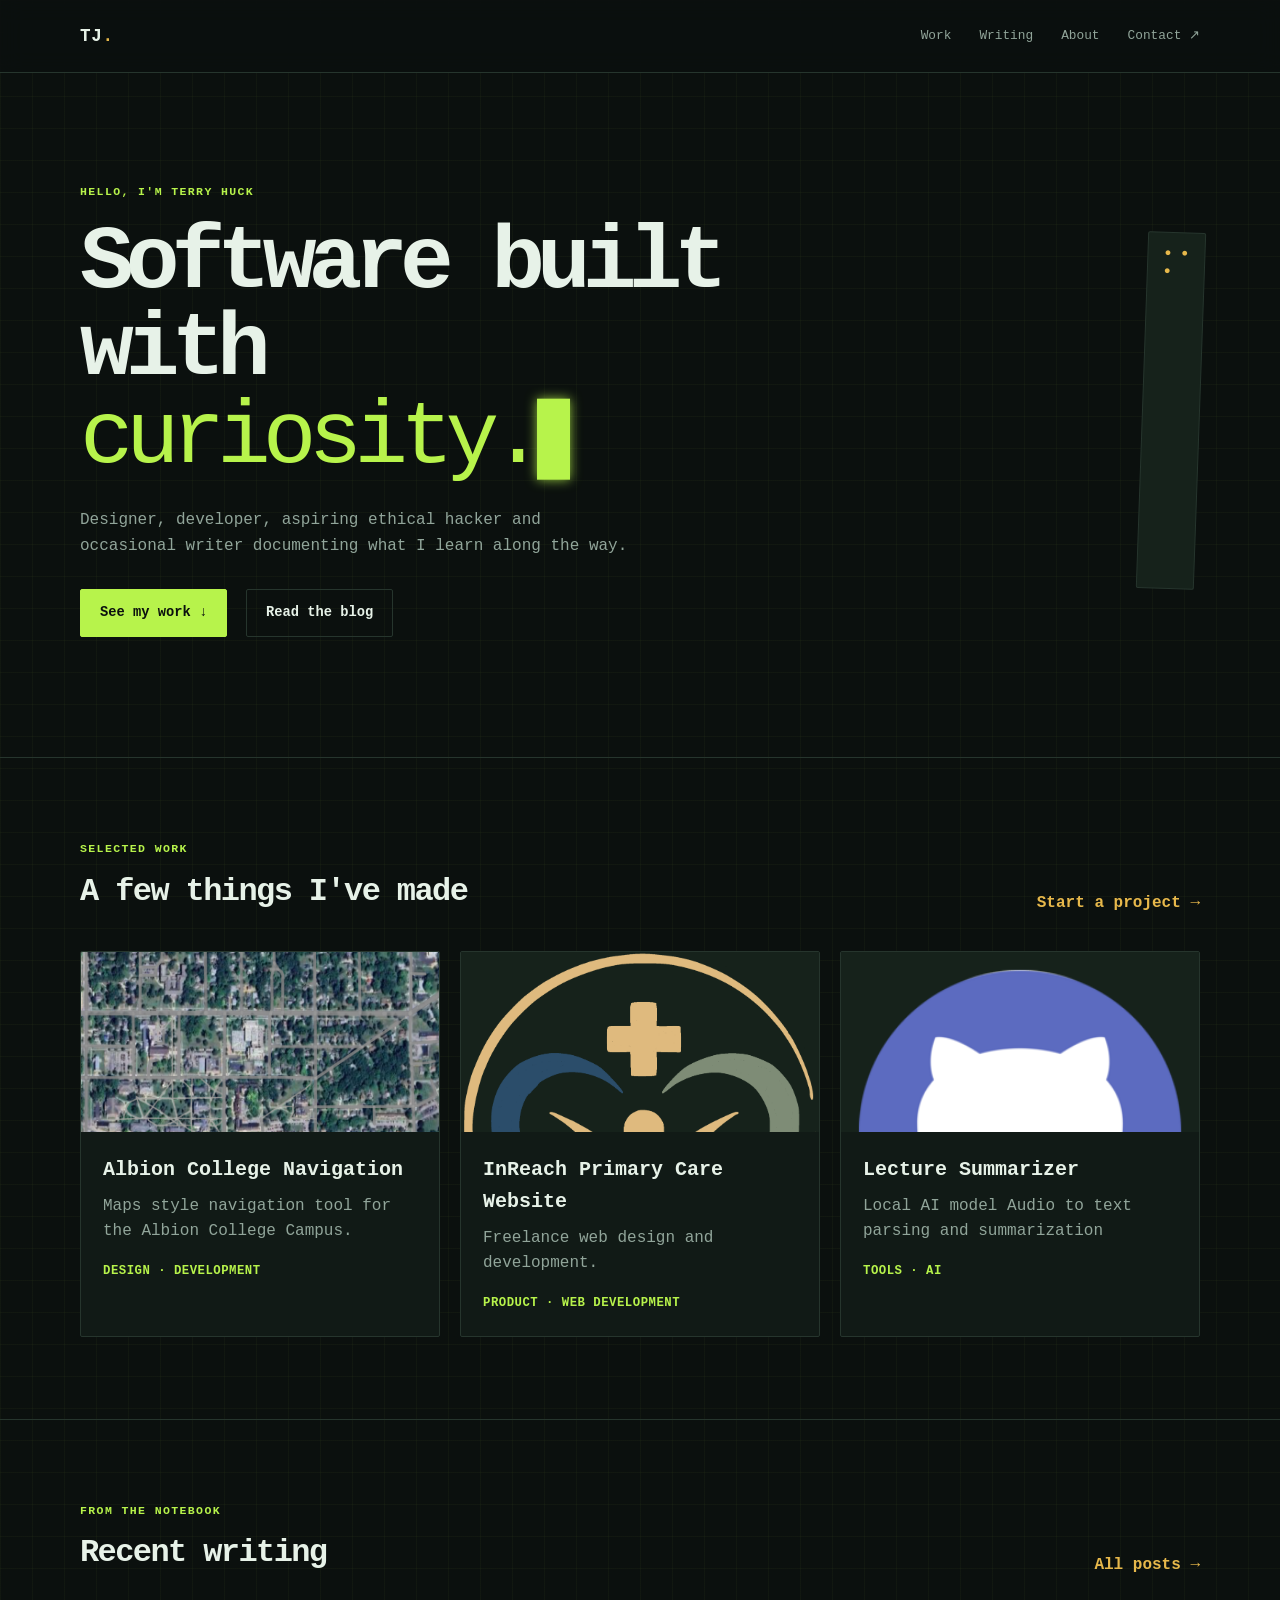
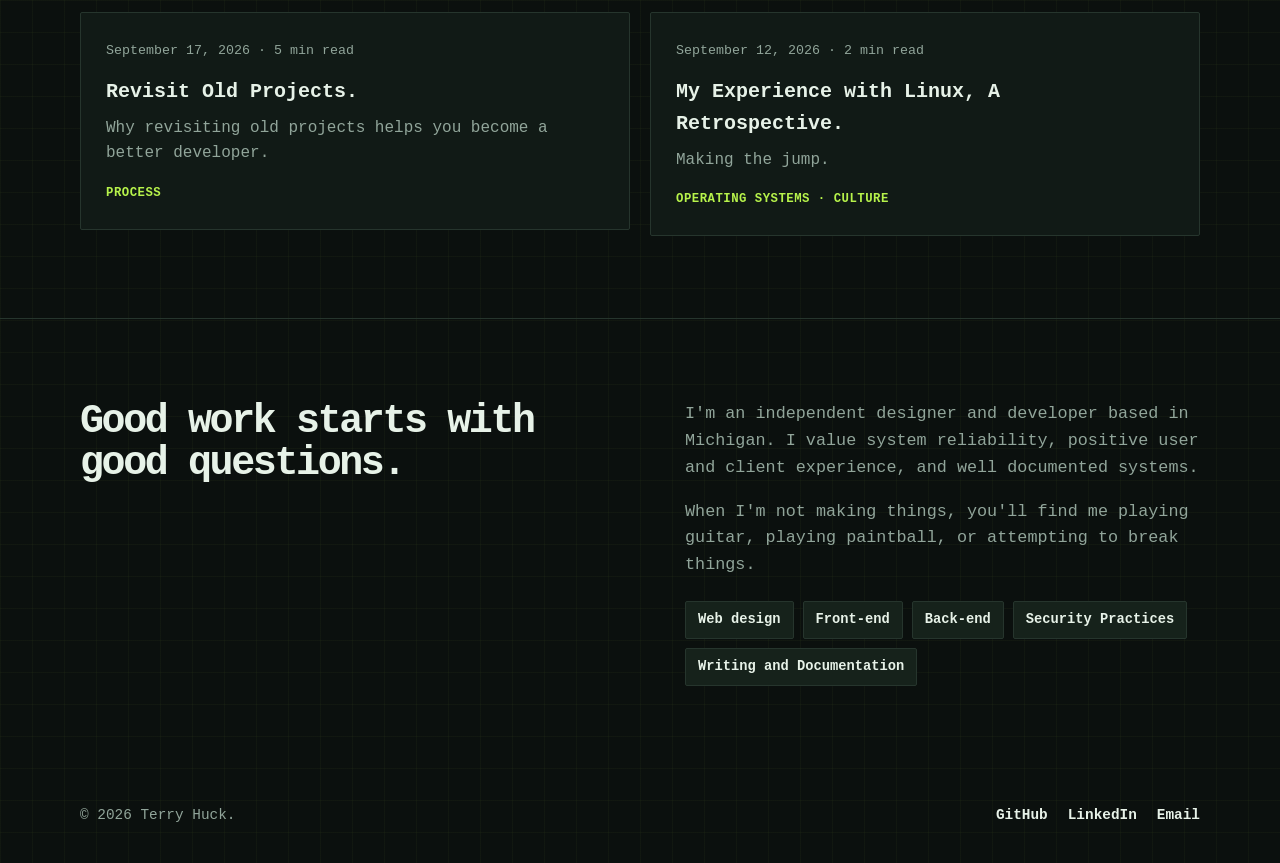
<file: index.html>
<!doctype html>
<html lang="en">

<link rel="apple-touch-icon" sizes="180x180" href="/apple-touch-icon.png">
<link rel="icon" type="image/png" sizes="32x32" href="/favicon-32x32.png">
<link rel="icon" type="image/png" sizes="16x16" href="/favicon-16x16.png">
<link rel="manifest" href="/site.webmanifest">

<head>
	<meta charset="utf-8">
	<meta name="viewport" content="width=device-width, initial-scale=1">
	<meta name="description" content="TJ Huck — designer, developer, aspiring engineer and ethical hacker.">
	<title>Terry Huck - Personal Portfolio</title>
	<link rel="stylesheet" href="style.css">
</head>
<body>
	<header>
		<div class="wrap">
			<nav>
				<a class="logo" href="#top">TJ<span>.</span></a>
				<div class="links">
					<a href="#work">Work</a>
					<a href="writing.html">Writing</a>
					<a href="#about">About</a>
					<a href="mailto:tjhuck821@gmail.com">Contact ↗</a>
				</div>
			</nav>
		</div>
	</header>
	<main id="top">
		<div class="wrap hero">
			<div>
				<div class="eyebrow">Hello, I'm Terry Huck</div>
				<h1>Software built with <span class="typed-wrap"><span class="cursor" aria-hidden="true"></span><span class="typed-text" aria-live="polite"></span></span></h1>
				<p>Designer, developer, aspiring ethical hacker and occasional writer documenting what I learn along the way.</p>
				<a class="button" href="#work">See my work ↓</a>
				<a class="button secondary" href="writing.html">Read the blog</a>
			</div>
			<div class="portrait" aria-label="Abstract portrait illustration">
				<div class="face">
				</div>
			</div>
		</div>
		<section id="work">
			<div class="wrap">
				<div class="section-head">
					<div>
						<div class="eyebrow">Selected work</div>
						<h2>A few things I've made</h2>
					</div>
					<a href="https://www.fiverr.com/s/d0DVKP8">Start a project →</a>  <!-- add fiverr here -->
				</div>
				<div class="projects">
					<a class="project-card" href="https://github.com/TJHuck/CS-271-AI-Albion-College-Search" target="_blank" rel="noopener noreferrer">
					<article class="project">
						<div class="project-image"><img src="collegemap.png" alt="Albion College campus map"></div>
						<div class="project-body">
							<h3>Albion College Navigation</h3>
							<p>Maps style navigation tool for the Albion College Campus.</p>
							<div class="tags">DESIGN · DEVELOPMENT</div>
						</div>
					</article>
					</a>
					<a class="project-card" href="https://inreachpc.com" target="_blank" rel="noopener noreferrer">
					<article class="project">
						<div class="project-image"><img src="irv2cropped.png" alt="InReach Primary Care logo"></div>
						<div class="project-body">
							<h3>InReach Primary Care Website</h3>
							<p>Freelance web design and development.</p>
							<div class="tags">PRODUCT · WEB DEVELOPMENT</div>
						</div>
					</article>
					</a>
					<a class="project-card" href="https://github.com/TJHuck/Lecture-Summarizer" target="_blank" rel="noopener noreferrer">
					<article class="project">
						<div class="project-image"><img src="github-icon-logo-png_seeklogo-503247.png" alt="Github Logo"></div>
						<div class="project-body">
							<h3>Lecture Summarizer</h3>
							<p>Local AI model Audio to text parsing and summarization</p>
							<div class="tags">TOOLS · AI</div>
						</div>
					</article>
					</a>
				</div>
			</div>
		</section>
		<section id="writing">
			<div class="wrap">
				<div class="section-head">
					<div>
						<div class="eyebrow">From the notebook</div>
						<h2>Recent writing</h2>
					</div>
					<a href="writing.html">All posts →</a>
				</div>
				<div class="posts" id="recent-posts"></div>
			</div>
		</section>
		<section id="about">
			<div class="wrap about">
				<h2>Good work starts with good questions.</h2>
				<div>
					<p>I'm an independent designer and developer based in Michigan. I value system reliability, positive user and client experience, and well documented systems.</p>
					<p>When I'm not making things, you'll find me playing guitar, playing paintball, or attempting to break things.</p>
					<div class="skills">
						<span>Web design</span>
						<span>Front-end</span>
						<span>Back-end</span>
						<span>Security Practices</span>
						<span>Writing and Documentation</span>
					</div>
				</div>
			</div>
		</section>
	</main>
	<footer class="wrap">
		<div>© 2026 Terry Huck.</div>
		<div class="social">
			<a href="https://github.com/TJHuck">GitHub</a>
			<a href="https://www.linkedin.com/in/terry-huck/">LinkedIn</a>
			<a href="mailto:tjhuck821@gmail.com">Email</a>
		</div>
	</footer>
	<script src="posts.js"></script>
	<script>
		const recentPosts = document.querySelector("#recent-posts");
		recentPosts.innerHTML = BLOG_POSTS.slice(0, 2).map(renderPostCard).join("");

		const words = [
			"curiosity.",
			"craft.",
			"clarity.",
			"care.",
			"security."
		];

		const typedText = document.querySelector(".typed-text");
		const typedWrap = document.querySelector(".typed-wrap");
		let wordIndex = 0;
		let charIndex = 0;
		let deleting = false;

		function updateCursorMotion() {
    		const textWidth = typedText.getBoundingClientRect().width;
    		typedWrap.style.setProperty("--cursor-shift", `${textWidth}px`);
		}

		function typeLoop() {
			const currentWord = words[wordIndex];

			if (!deleting) {
				charIndex += 1;
				typedText.textContent = currentWord.slice(0, charIndex);
				updateCursorMotion();

				if (charIndex === currentWord.length) {
					deleting = true;
					setTimeout(typeLoop, 1100);
					return;
				}
			} else {
				charIndex -= 1;
				typedText.textContent = currentWord.slice(0, charIndex);
				updateCursorMotion();

				if (charIndex === 0) {
					deleting = false;
					wordIndex = (wordIndex + 1) % words.length;
				}
			}

			const speed = deleting ? 55 : 120;
			setTimeout(typeLoop, speed);
		}

		typedText.textContent = "";
		updateCursorMotion();
		typeLoop();
	</script>
</body>
</html>
</file>
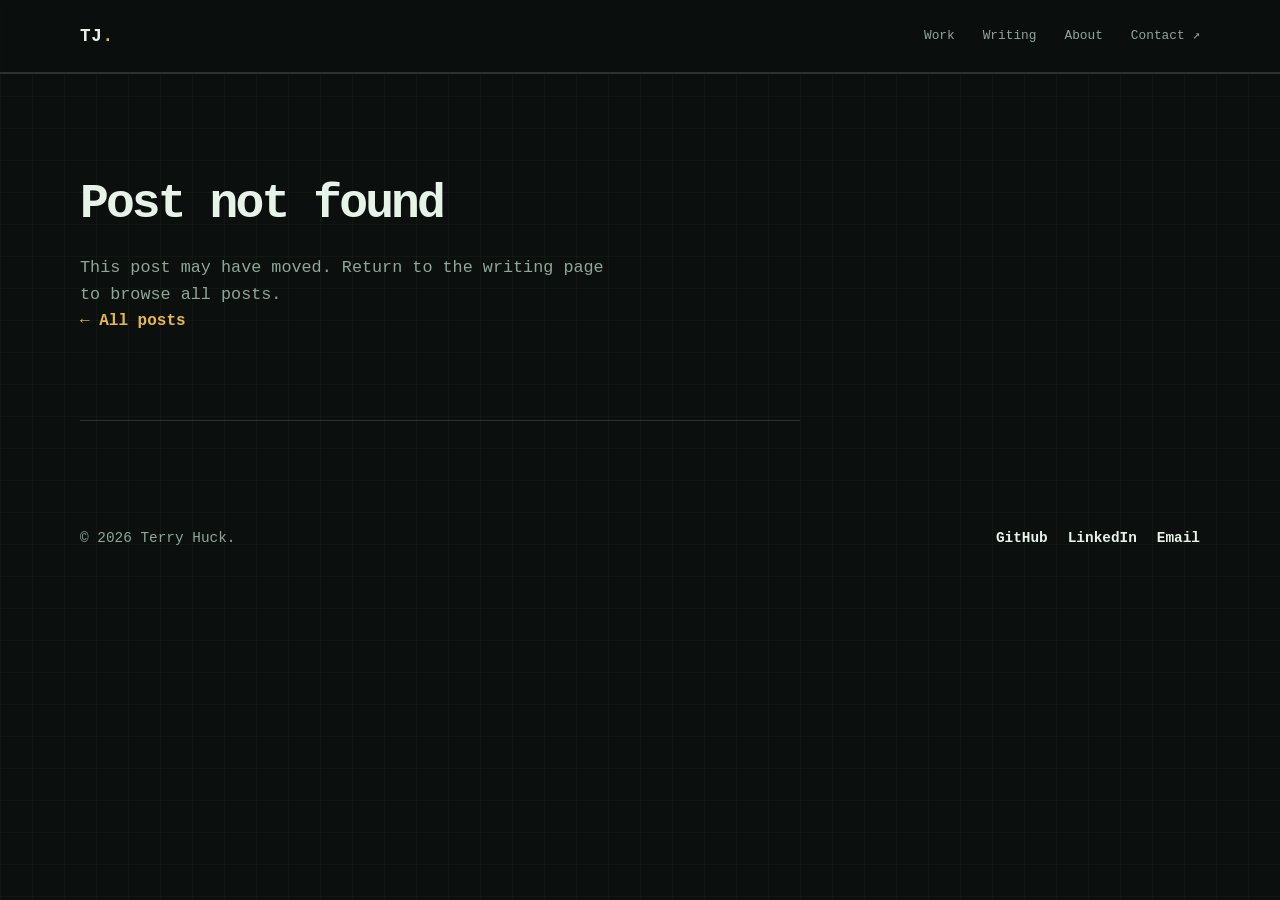
<file: post.html>
<!doctype html>
<html lang="en">
<head>
	<meta charset="utf-8">
	<meta name="viewport" content="width=device-width, initial-scale=1">
	<meta name="description" content="Writing by Terry Huck about design, development, and the web.">
	<title>Post - Terry Huck</title>
	<link rel="stylesheet" href="style.css">
	<link rel="stylesheet" href="writing.css">
</head>
<body>
	<header>
		<div class="wrap">
			<nav>
				<a class="logo" href="index.html">TJ<span>.</span></a>
				<div class="links">
					<a href="index.html#work">Work</a>
					<a href="writing.html">Writing</a>
					<a href="index.html#about">About</a>
					<a href="mailto:tjhuck821@gmail.com">Contact ↗</a>
				</div>
			</nav>
		</div>
	</header>
	<main>
		<section class="writing-intro">
			<div class="wrap writing-list" id="post-content"></div>
		</section>
	</main>
	<footer class="wrap">
		<div>© 2026 Terry Huck.</div>
		<div class="social">
			<a href="https://github.com/TJHuck">GitHub</a>
			<a href="https://www.linkedin.com/terry-huck">LinkedIn</a>
			<a href="mailto:tjhuck821@gmail.com">Email</a>
		</div>
	</footer>
	<script src="posts.js"></script>
	<script>
		const slug = new URLSearchParams(window.location.search).get("slug");
		const post = BLOG_POSTS.find((candidate) => candidate.slug === slug);
		const content = document.querySelector("#post-content");

		if (post) {
			document.title = `${post.title} - Terry Huck`;
			content.innerHTML = renderFullPost(post);
		} else {
			content.innerHTML = `
				<article class="full-post">
					<h2>Post not found</h2>
					<p>This post may have moved. Return to the writing page to browse all posts.</p>
					<a class="back-link" href="writing.html">← All posts</a>
				</article>`;
		}
	</script>
</body>
</html>
</file>
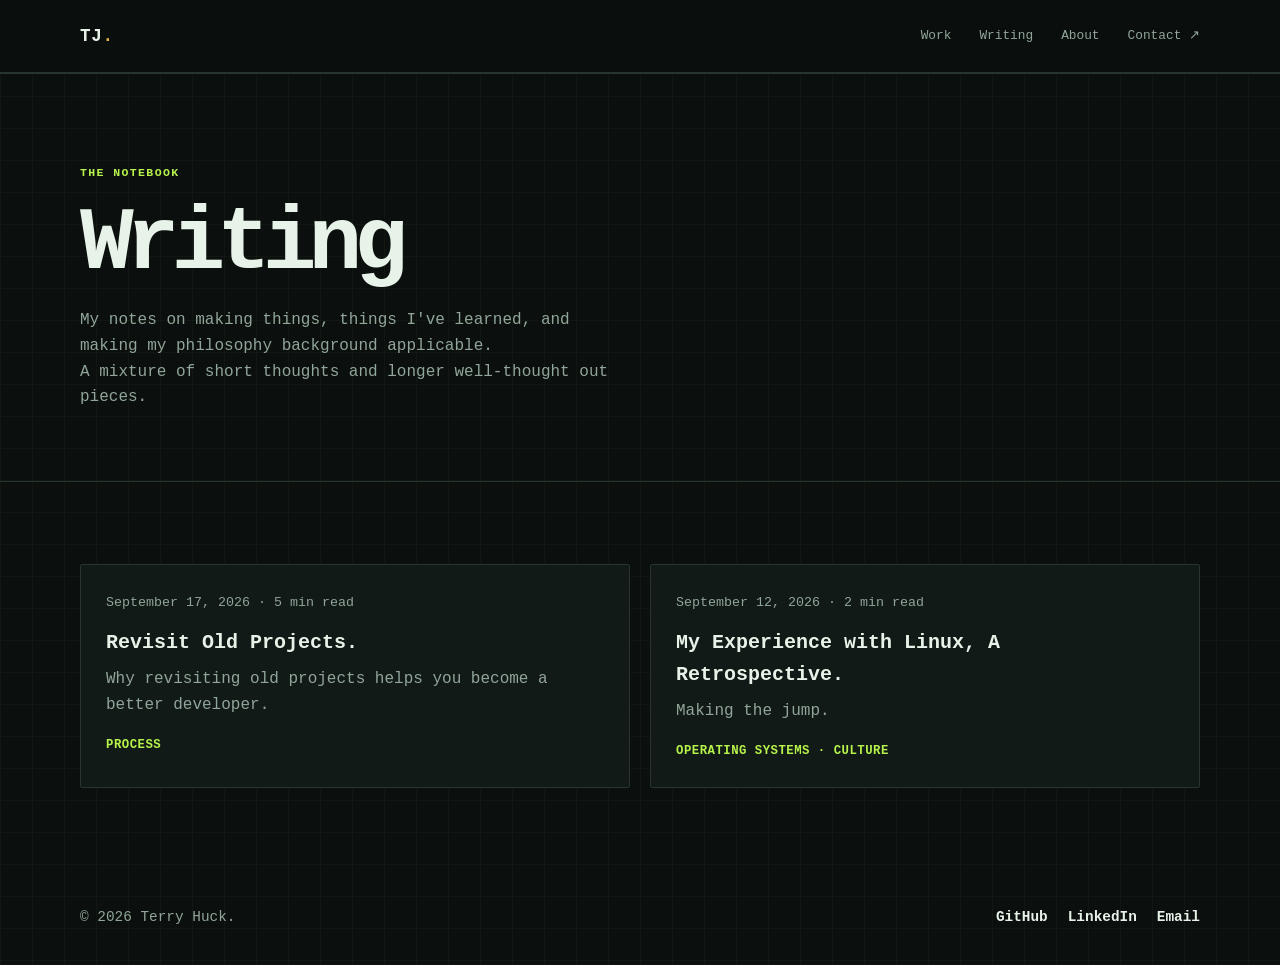
<file: writing.html>
<!doctype html>
<html lang="en">
<head>
	<meta charset="utf-8">
	<meta name="viewport" content="width=device-width, initial-scale=1">
	<meta name="description" content="Writing by Terry Huck about design, development, and the web.">
	<title>Writing - Terry Huck</title>
	<link rel="stylesheet" href="style.css">
	<link rel="stylesheet" href="writing.css">
</head>
<body>
	<header>
		<div class="wrap">
			<nav>
				<a class="logo" href="index.html">TJ<span>.</span></a>
				<div class="links">
					<a href="index.html#work">Work</a>
					<a href="writing.html">Writing</a>
					<a href="index.html#about">About</a>
					<a href="mailto:tjhuck821@gmail.com">Contact ↗</a>
				</div>
			</nav>
		</div>
	</header>
	<main>
		<section class="writing-intro">
			<div class="wrap">
				<div class="eyebrow">The notebook</div>
				<h1>Writing</h1>
				<p>My notes on making things, things I've learned, and making my philosophy background applicable.</p>
                <p>A mixture of short thoughts and longer well-thought out pieces.</p>
			</div>
		</section>
		<section>
			<div class="wrap writing-list posts" id="all-posts"></div>
		</section>
	</main>
	<footer class="wrap">
		<div>© 2026 Terry Huck.</div>
		<div class="social">
			<a href="https://github.com/TJHuck">GitHub</a>
			<a href="https://www.linkedin.com/terry-huck">LinkedIn</a>
			<a href="mailto:tjhuck821@gmail.com">Email</a>
		</div>
	</footer>
	<script src="posts.js"></script>
	<script>
		document.querySelector("#all-posts").innerHTML = BLOG_POSTS.map(renderPostCard).join("");
	</script>
</body>
</html>
</file>
<file: style.css>
:root{
    --ink:#e7f2e8;
    --muted:#91a59a;
    --paper:#0b100e;
    --card:#111a16;
    --line:#26352d;
    --accent:#b7f34b;
    --accent-dark:#e7b84b;
    --terminal:#16221b;
    --max:1120px
}

*{
    box-sizing:border-box
}
    
html{
    scroll-behavior:smooth
}

body{
    margin:0;color:var(--ink);
    background:var(--paper);
    font:16px/1.6 "IBM Plex Mono","SFMono-Regular",Consolas,"Liberation Mono",monospace;
    background-image:linear-gradient(rgba(183,243,75,.035) 1px,transparent 1px),linear-gradient(90deg,rgba(183,243,75,.035) 1px,transparent 1px);
    background-size:32px 32px
}

a{
    color:inherit;text-decoration:none
}

a:hover{
    color:var(--accent)
}

.wrap{
    width:min(var(--max),calc(100% - 40px));
    margin:auto
}

header{
    padding:22px 0;border-bottom:1px solid var(--line);background:rgba(11,16,14,.86);position:sticky;top:0;z-index:5;backdrop-filter:blur(12px)
}

nav{
    display:flex;
    align-items:center;
    justify-content:space-between
}

.logo{
    font-weight:800;letter-spacing:.04em;
    font-size:1.1rem
}

.logo span{
    color:var(--accent-dark)
}

.links{
    display:flex;
    gap:28px;
    color:var(--muted);
    font-size:.8rem
}

.links a:hover{
    color:var(--ink)
}

.hero{
    display:grid;
    grid-template-columns:1.25fr .75fr;
    gap:70px;align-items:center;padding:110px 0 120px
}

.eyebrow{
    color:var(--accent);
    font-weight:750;
    letter-spacing:.12em;
    text-transform:uppercase;
    font-size:.72rem
}

.hero h1{
    font-size:clamp(3rem,7vw,6.2rem);
    line-height:.98;letter-spacing:-.09em;margin:18px 0 25px;
    max-width:740px
}

.typed-wrap {
    --cursor-shift: 0px;
    display: inline-block;
    width: 10ch;
    position: relative;
    font-weight: 400;
    color: var(--accent);
    white-space: nowrap;
}

.typed-text {
    display: inline-block;
}

.cursor {
    position: absolute;
    left: 0;
    top: 50%;
    width: 0.62ch;
    height: 0.9em;
    background: var(--accent);
    box-shadow: 0 0 12px rgba(183,243,75,.8);
    transform: translate(var(--cursor-shift), -50%);
    transition: transform 80ms linear;
    animation: blink 0.9s steps(1) infinite;
}

@keyframes blink{
    0%, 50% { opacity:1 }
    50.01%, 100% { opacity:0 }
}

.hero p{
    font-size:1rem;color:var(--muted);
    max-width:550px;margin:0 0 30px
}

.button{
    display:inline-block;background:var(--accent);
    color:#0b100e;
    border:1px solid var(--accent);border-radius:2px;padding:12px 19px;
    font-weight:700;font-size:.86rem
}

.button:hover{
    background:var(--accent-dark);
    border-color:var(--accent-dark);color:#0b100e
}

.button.secondary{
    background:transparent;
    color:var(--ink);
    border:1px solid var(--line);
    margin-left:9px
}

.portrait{
    background:var(--terminal);
    border:1px solid var(--line);border-radius:2px;
    padding:42px 28px 28px;
    max-width:330px;
    justify-self:end;
    transform:rotate(2deg);position:relative
}

.portrait:before{
    content:"●  ●  ●";position:absolute;top:12px;left:16px;color:var(--accent-dark);font-size:.7rem;letter-spacing:.15em
}

.portrait .face{
    height:285px;
    border-radius:0;
    background:repeating-linear-gradient(0deg,transparent 0 11px,rgba(183,243,75,.12) 12px),repeating-linear-gradient(90deg,transparent 0 11px,rgba(183,243,75,.12) 12px),#0d1511;
    position:relative;
    overflow:hidden
}

.face:before{
    content:"";
    position:absolute;
    width:170px;height:170px;
    background:transparent;
    border:2px solid var(--accent);
    border-radius:50%;
    top:48px;left:50%;transform:translateX(-50%)
}

.face:after{
    content:"TJ_HUCK.exe";
    position:absolute;
    color:var(--accent);
    bottom:24px;left:0;right:0;text-align:center;
    font-size:.75rem
}

section{
    padding:82px 0;
    border-top:1px solid var(--line)
}

.section-head{
    display:flex;
    justify-content:space-between;
    align-items:end;
    margin-bottom:34px
}
.section-head h2{
    font-size:2rem;
    letter-spacing:-.05em;
    margin:7px 0 0
}

.section-head a{
    color:var(--accent-dark);
    font-weight:700
}

.projects{
    display:grid;
    grid-template-columns:repeat(3,1fr);
    gap:20px
}

.project,
.post{
    background:var(--card);
    border:1px solid var(--line);
    border-radius:2px;
    overflow:hidden
}

.project-card{
    display:block;
    height:100%
}

.project-card:hover .project,
.project-card:focus-visible .project{
    border-color:var(--accent);
    transform:translateY(-3px)
}

.project-card:focus-visible{
    outline:2px solid var(--accent);
    outline-offset:4px
}

.project{
    height:100%;
    transition:border-color .2s ease,transform .2s ease
}

.project-image{
    height:180px;
    background:var(--terminal);
    display:grid;
    place-items:center;
    overflow:hidden;
    font-family:inherit;
    font-size:3.7rem;color:var(--accent)
}

.project-image img{
    width:100%;
    height:100%;
    object-fit:cover;
    object-position:center;
    display:block
}

.project:nth-child(2) .project-image{
    background:#1b1b13;color:var(--accent-dark)
}

.project:nth-child(3) .project-image{
    background:#111b20;color:#76d7d0
}

.project-body{
    padding:22px
}

.project h3,
.post h3{
    margin:0 0 8px;
    font-size:1.25rem
}

.project p,
.post p{
    color:var(--muted);
    margin:0 0 17px
}

.tags{
    font-size:.77rem;
    color:var(--accent);
    font-weight:700;
    letter-spacing:.04em
}

.posts{
    display:grid;
    grid-template-columns:repeat(2,1fr);
    gap:20px
}

.post{
    padding:25px
}

.post-card{
    display:block;
    height:100%
}

.post-card:hover .post,
.post-card:focus-visible .post{
    border-color:var(--accent);
    transform:translateY(-3px)
}

.post-card:focus-visible{
    outline:2px solid var(--accent);
    outline-offset:4px
}

.post{
    transition:border-color .2s ease,transform .2s ease
}

.post small{
    color:var(--muted)
}

.post h3{
    margin-top:12px
}

.about{
    display:grid;
    grid-template-columns:1fr 1fr;
    gap:90px;
    align-items:start
}

.about h2{
    font-size:2.5rem;
    letter-spacing:-.06em;
    line-height:1.05;
    margin:0
}

.about p{
    color:var(--muted);
    margin-top:0;
    font-size:1.05rem
}

.skills{
    display:flex;
    flex-wrap:wrap;
    gap:9px;
    margin-top:22px
}

.skills span{
    padding:7px 12px;
    border-radius:2px;
    background:var(--terminal);border:1px solid var(--line);
    font-size:.86rem;
    font-weight:650
}

footer{
    padding:36px 0;
    color:var(--muted);
    font-size:.9rem;
    display:flex;
    justify-content:space-between
}

footer .social{
    display:flex;
    gap:20px;
    color:var(--ink);
    font-weight:650
}

@media(max-width:760px){
    .links{
        gap:12px
    }

    .links a:nth-child(2){
        display:none
    }

    .hero{
        grid-template-columns:1fr;
        padding:65px 0 75px;
        gap:35px
    }

    .portrait{
        justify-self:start;
        max-width:260px
    }

    .portrait .face{
        height:220px
    }

    .projects,
    .posts,
    .about{
        grid-template-columns:1fr;
        gap:16px
    }

    .about{
        gap:28px
    }

    .section-head{
        align-items:start;
        display:block
    }

    .section-head a{
        display:inline-block;
        margin-top:10px
    }

    section{
        padding:58px 0
    }

    footer{
        display:block
    }

    footer .social{
        margin-top:12px
    }
}
</file>
<file: writing.css>
.writing-intro{
	padding:90px 0 70px
}

.writing-intro h1{
	font-size:clamp(3rem,7vw,6.2rem);
	line-height:.98;
	letter-spacing:-.09em;
	margin:18px 0 20px
}

.writing-intro p{
	color:var(--muted);
	max-width:550px;
	margin:0
}

.writing-list{
	display:grid;
	gap:20px
}

.writing-list .post{
	height:100%
}

.full-post{
	max-width:720px;
	padding:0 0 58px;
	margin:0 0 58px;
	border-bottom:1px solid var(--line)
}

.back-link{
	display:inline-block;
	color:var(--accent-dark);
	font-weight:700;
	margin-bottom:28px
}

.full-post:last-child{
	margin-bottom:0
}

.full-post small{
	color:var(--muted)
}

.full-post h2{
	font-size:clamp(1.8rem,4vw,3rem);
	line-height:1.1;
	letter-spacing:-.06em;
	margin:14px 0 12px
}

.full-post p{
	color:var(--muted);
	font-size:1.05rem;
	margin:24px 0 0
}
</file>
